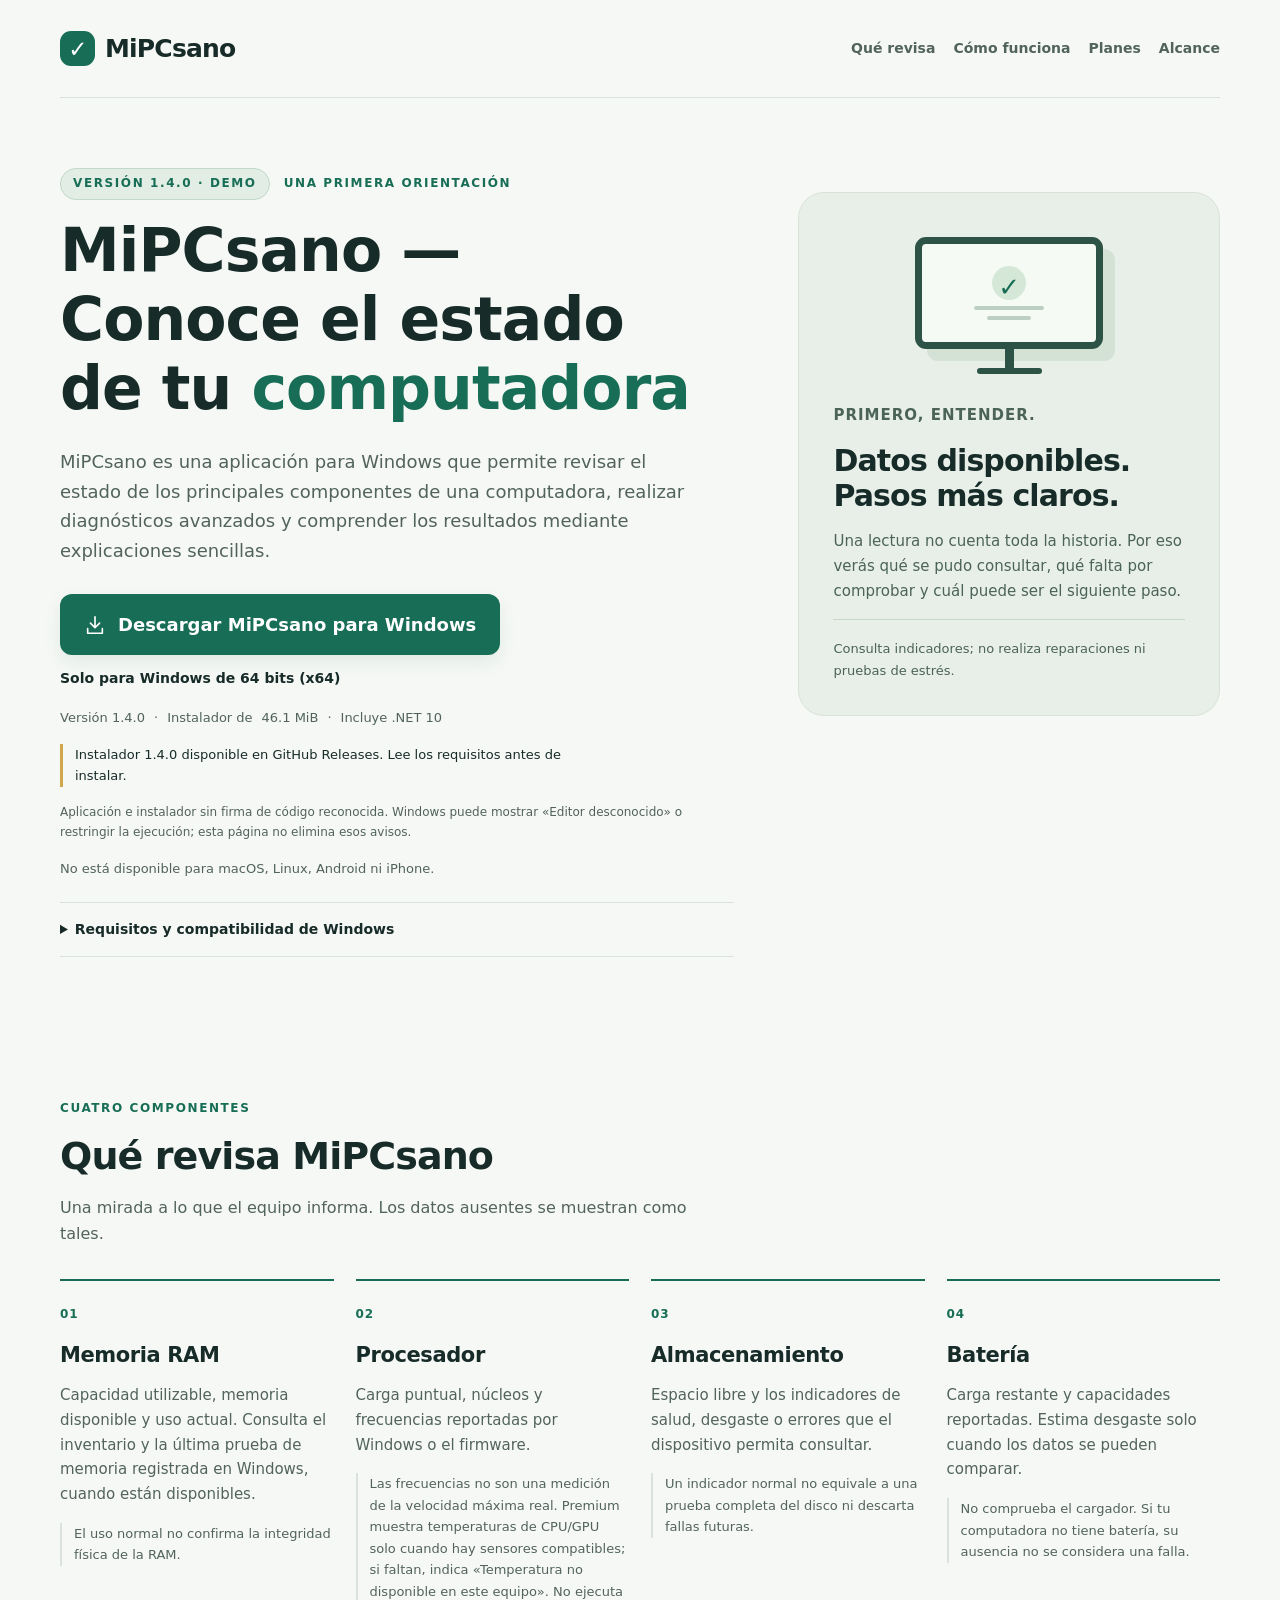
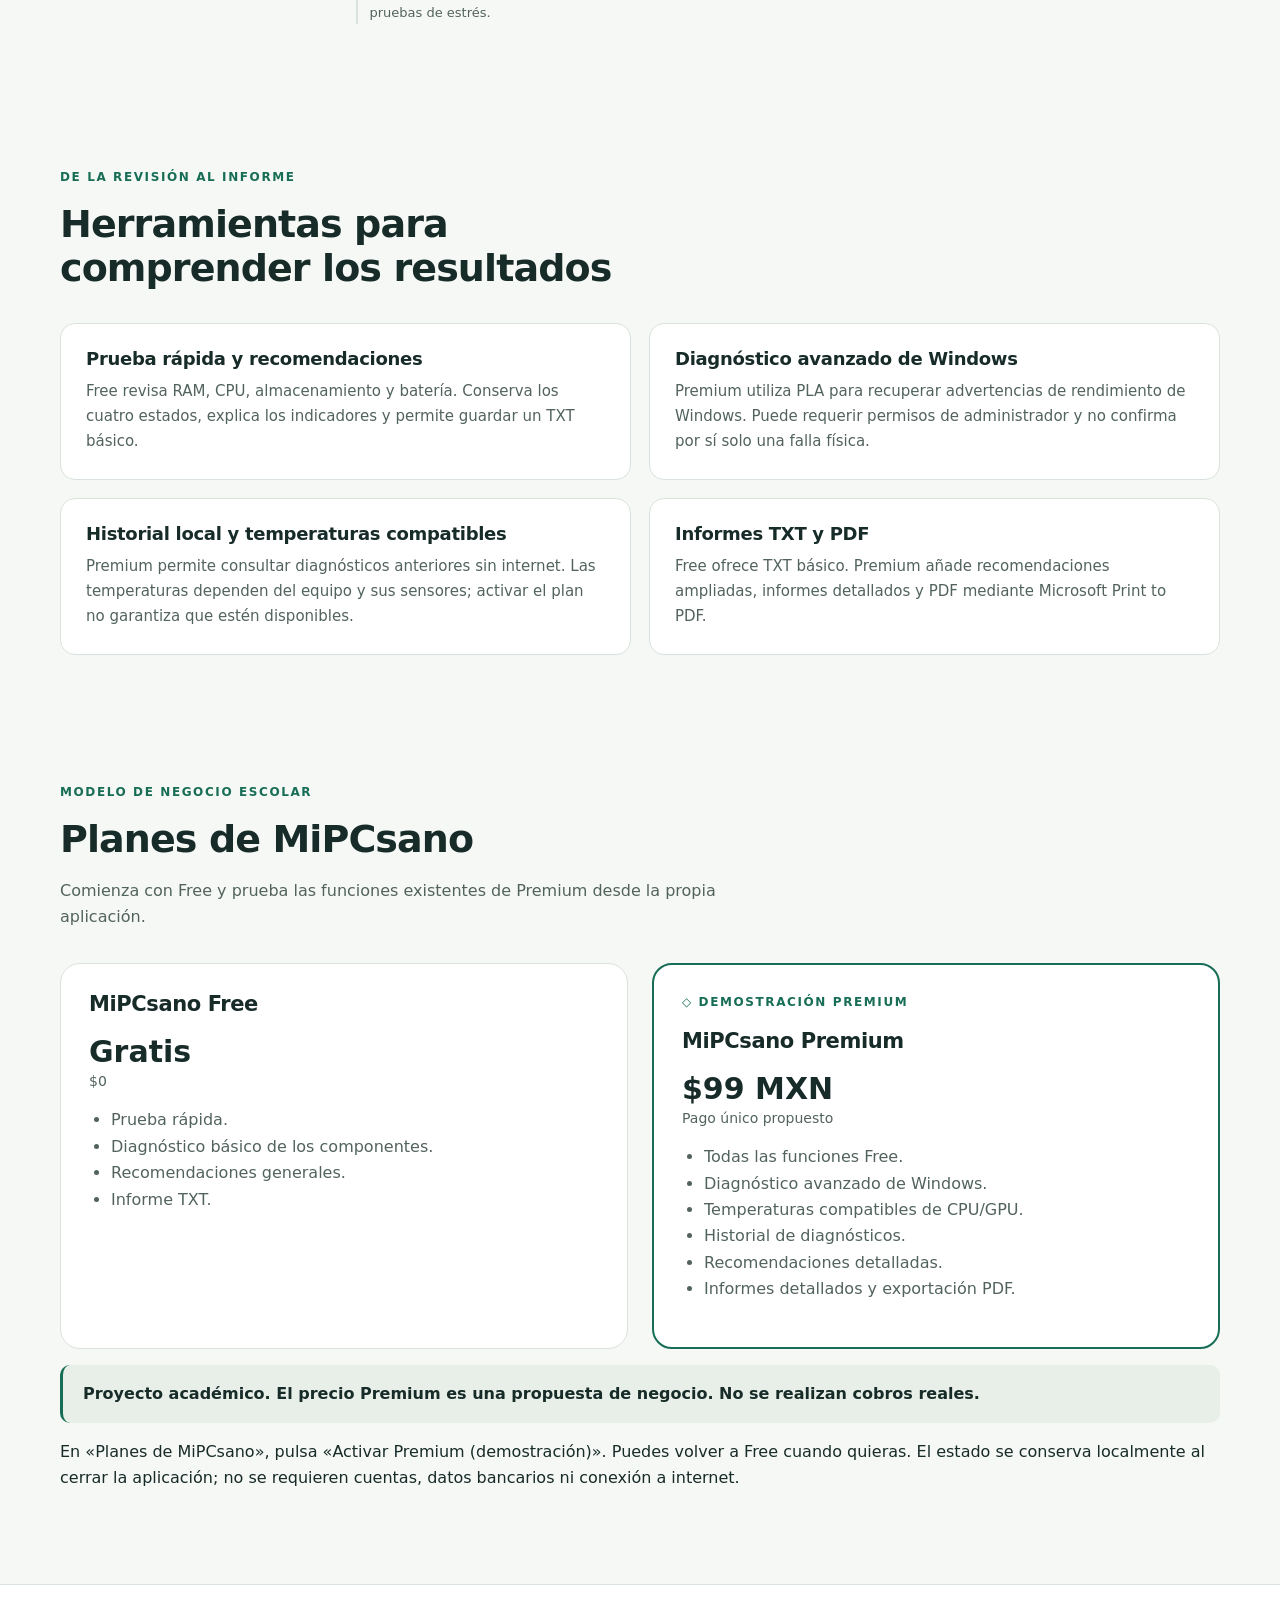
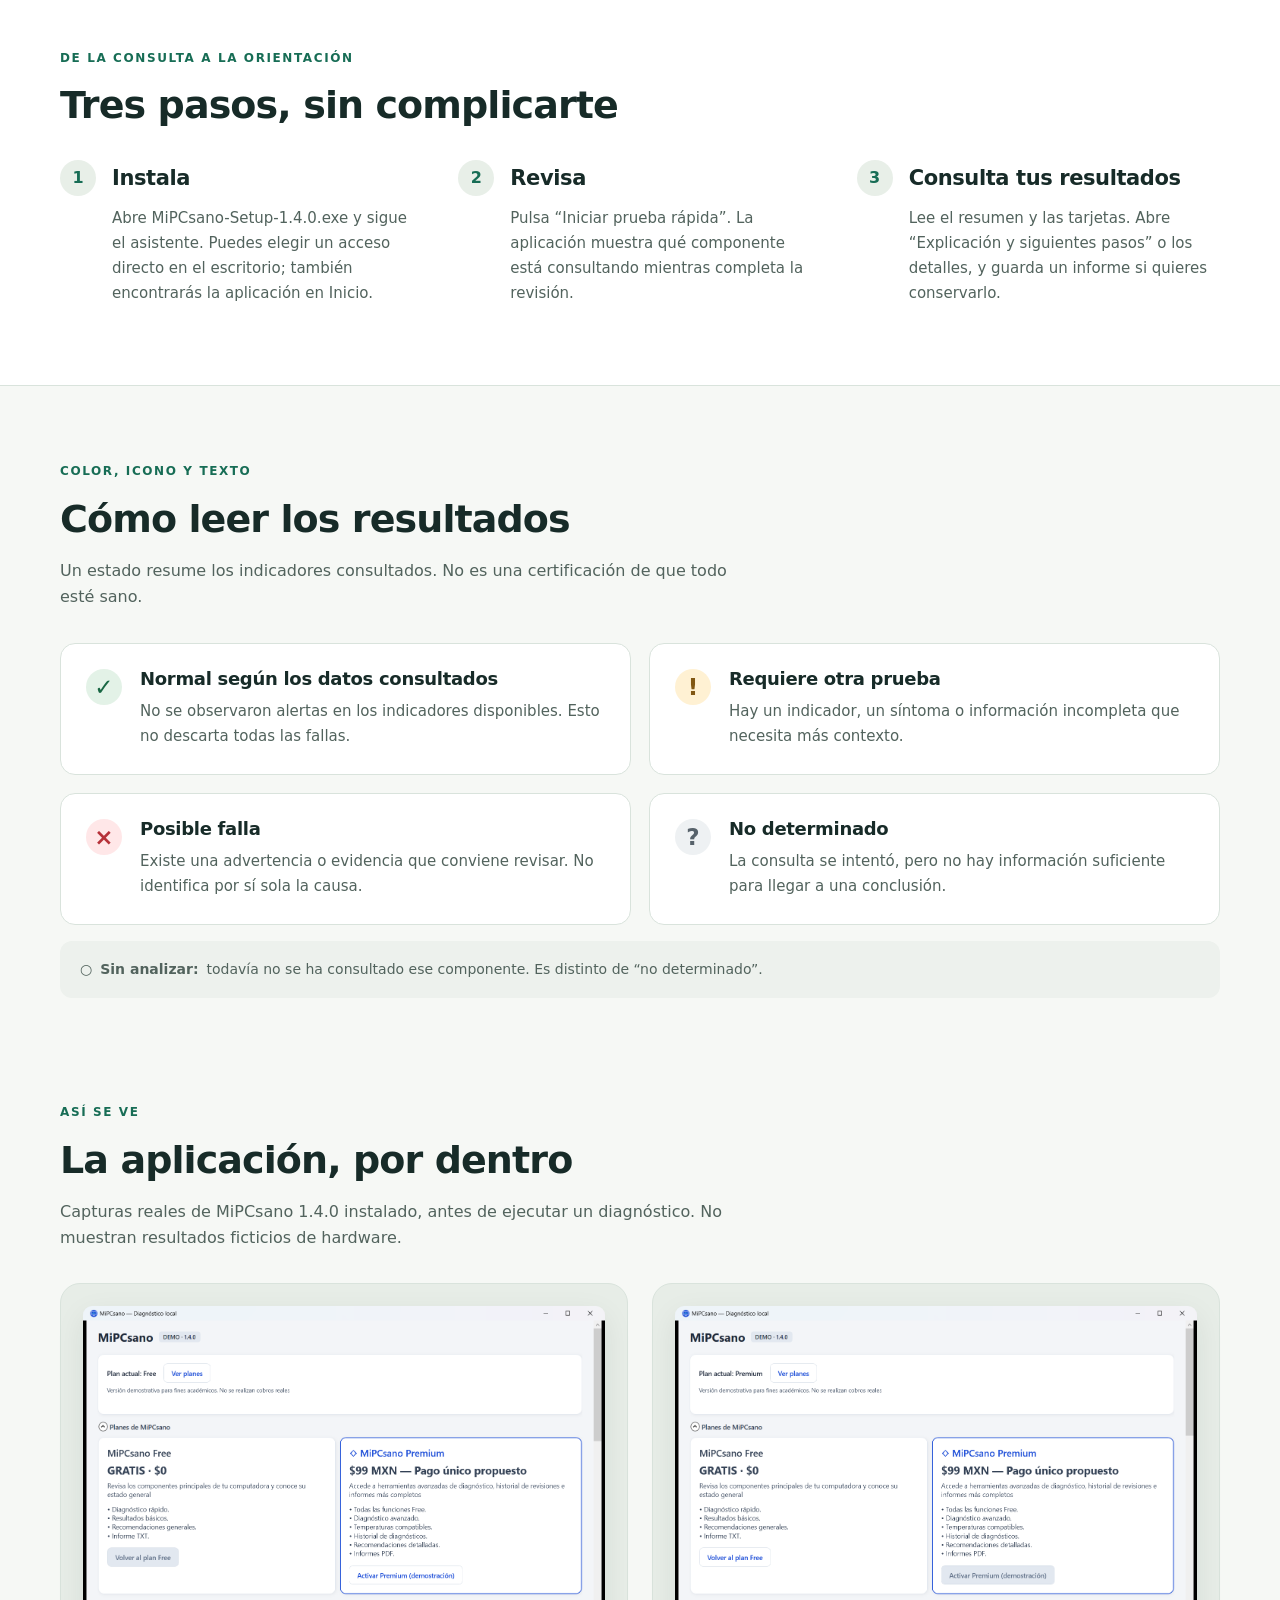
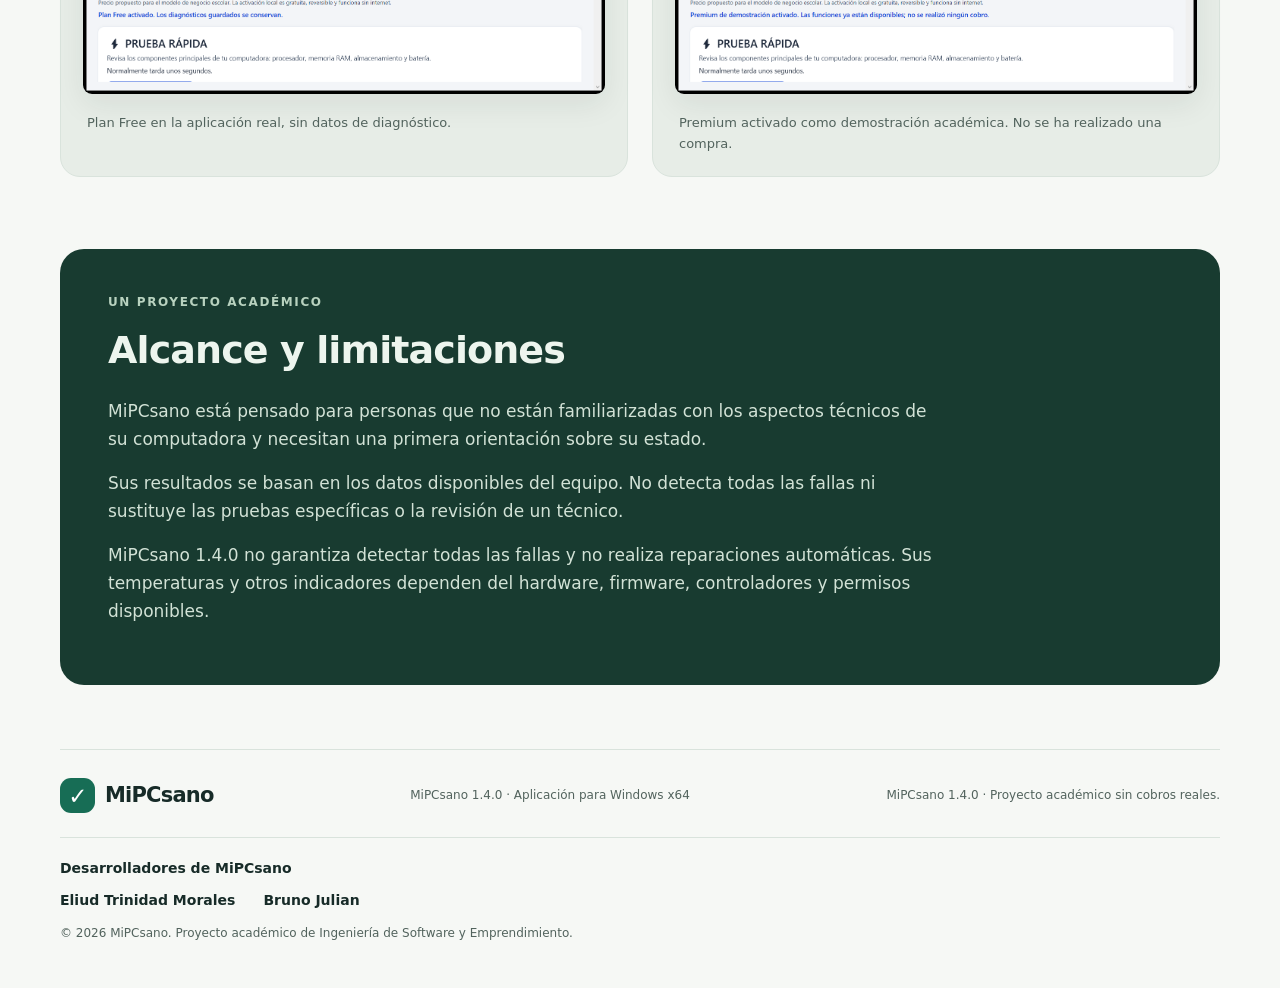
<file: index.html>
<!doctype html>
<html lang="es">
<head>
<meta charset="utf-8">
<meta name="viewport" content="width=device-width, initial-scale=1">
<meta name="description" content="MiPCsano 1.4.0 para Windows x64: prueba rápida, diagnóstico avanzado, historial e informes, con planes Free y Premium de demostración académica.">
<meta name="theme-color" content="#f6f8f5">
<title>MiPCsano — Conoce el estado de tu computadora</title>
<link rel="stylesheet" href="assets/styles.css">
<script src="assets/download-config.js" defer></script>
<script src="assets/page.js" defer></script>
</head>
<body>
<a class="skip-link" href="#contenido">Saltar al contenido</a>
<header class="header shell">
<a class="brand" href="#inicio" aria-label="MiPCsano, inicio"><span class="brand-mark" aria-hidden="true">✓</span>MiPCsano</a>
<nav aria-label="Navegación principal"><a href="#que-revisa">Qué revisa</a><a href="#como-funciona">Cómo funciona</a><a href="#planes">Planes</a><a href="#alcance">Alcance</a></nav>
</header>
<main id="contenido">
<section class="hero shell" id="inicio">
<div class="hero-content">
<p class="eyebrow"><span class="beta">Versión 1.4.0 · DEMO</span><span>Una primera orientación</span></p>
<h1>MiPCsano — Conoce el estado de tu <span>computadora</span></h1>
<p class="intro">MiPCsano es una aplicación para Windows que permite revisar el estado de los principales componentes de una computadora, realizar diagnósticos avanzados y comprender los resultados mediante explicaciones sencillas.</p>
<div class="download-area">
<a class="download-button" id="download-button" href="https://github.com/etrinidaddd/mipcsano/releases/download/v1.4.0/MiPCsano-Setup-1.4.0.exe"><svg viewBox="0 0 24 24" width="22" height="22" aria-hidden="true"><path d="M12 3v12m-5-5 5 5 5-5M4 16v5h16v-5" fill="none" stroke="currentColor" stroke-width="1.8" stroke-linecap="round" stroke-linejoin="round"/></svg>Descargar MiPCsano para Windows</a>
<p class="platform"><strong>Solo para Windows de 64 bits (x64)</strong></p>
</div>
<p class="download-meta">Versión 1.4.0 <span aria-hidden="true">·</span> Instalador de <span id="download-size">46.1 MiB</span> <span aria-hidden="true">·</span> Incluye .NET 10</p>
<p class="availability" id="download-status" role="status">Instalador 1.4.0 disponible en GitHub Releases. Lee los requisitos antes de instalar.</p>
<p class="small">Aplicación e instalador sin firma de código reconocida. Windows puede mostrar «Editor desconocido» o restringir la ejecución; esta página no elimina esos avisos.</p>
<p class="excluded">No está disponible para macOS, Linux, Android ni iPhone.</p>
<details class="requirements" id="requisitos">
<summary>Requisitos y compatibilidad de Windows</summary>
<div>
<p><strong>Windows 11 x64:</strong> 24H2, 25H2 y 26H1; 23H2 únicamente en Enterprise/Education, mientras mantenga soporte.</p>
<p><strong>Windows 10 x64:</strong> solo las ediciones LTSC/Enterprise compatibles con .NET 10 (21H2, 1809 y 1607), según su ciclo de soporte. No se anuncia compatibilidad general con Windows 10 Home/Pro.</p>
<p>Estas versiones corresponden a la plataforma .NET 10. <strong>MiPCsano se ha probado en Windows 11 25H2 x64;</strong> las demás versiones y ediciones requieren validación de MiPCsano 1.4.0.</p>
<p>Necesita PowerShell de Windows y los proveedores de información del sistema disponibles. Algunas lecturas dependen del firmware, los controladores y los permisos. El instalador incluye .NET 10.0.13. No necesitas instalar .NET ni el SDK por separado. La instalación es por usuario; el diagnóstico avanzado puede solicitar UAC de forma independiente.</p>
<a href="https://learn.microsoft.com/en-us/dotnet/core/install/windows#supported-versions" target="_blank" rel="noopener noreferrer">Consultar las versiones admitidas por Microsoft</a>
<p class="small">Compatibilidad de la plataforma consultada el 13 de octubre de 2026.</p>
</div>
</details>
</div>
<aside class="hero-note" aria-label="Lo que puedes esperar">
<div class="note-art" aria-hidden="true"><div class="monitor"><div class="monitor-screen"><span class="pulse">✓</span><span class="screen-line"></span><span class="screen-line short"></span></div><div class="monitor-stand"></div></div></div>
<p class="note-label">Primero, entender.</p>
<h2>Datos disponibles.<br>Pasos más claros.</h2>
<p>Una lectura no cuenta toda la historia. Por eso verás qué se pudo consultar, qué falta por comprobar y cuál puede ser el siguiente paso.</p>
<p class="note-foot">Consulta indicadores; no realiza reparaciones ni pruebas de estrés.</p>
</aside>
</section>

<section class="section shell" id="que-revisa">
<div class="section-heading"><p class="eyebrow">Cuatro componentes</p><h2>Qué revisa MiPCsano</h2><p>Una mirada a lo que el equipo informa. Los datos ausentes se muestran como tales.</p></div>
<div class="component-grid">
<article class="component"><span class="component-number">01</span><h3>Memoria RAM</h3><p>Capacidad utilizable, memoria disponible y uso actual. Consulta el inventario y la última prueba de memoria registrada en Windows, cuando están disponibles.</p><p class="limit">El uso normal no confirma la integridad física de la RAM.</p></article>
<article class="component"><span class="component-number">02</span><h3>Procesador</h3><p>Carga puntual, núcleos y frecuencias reportadas por Windows o el firmware.</p><p class="limit">Las frecuencias no son una medición de la velocidad máxima real. Premium muestra temperaturas de CPU/GPU solo cuando hay sensores compatibles; si faltan, indica «Temperatura no disponible en este equipo». No ejecuta pruebas de estrés.</p></article>
<article class="component"><span class="component-number">03</span><h3>Almacenamiento</h3><p>Espacio libre y los indicadores de salud, desgaste o errores que el dispositivo permita consultar.</p><p class="limit">Un indicador normal no equivale a una prueba completa del disco ni descarta fallas futuras.</p></article>
<article class="component"><span class="component-number">04</span><h3>Batería</h3><p>Carga restante y capacidades reportadas. Estima desgaste solo cuando los datos se pueden comparar.</p><p class="limit">No comprueba el cargador. Si tu computadora no tiene batería, su ausencia no se considera una falla.</p></article>
</div>
</section>

<section class="section shell" id="funciones">
<div class="section-heading"><p class="eyebrow">De la revisión al informe</p><h2>Herramientas para comprender los resultados</h2></div>
<div class="states-grid">
<article class="state"><div><h3>Prueba rápida y recomendaciones</h3><p>Free revisa RAM, CPU, almacenamiento y batería. Conserva los cuatro estados, explica los indicadores y permite guardar un TXT básico.</p></div></article>
<article class="state"><div><h3>Diagnóstico avanzado de Windows</h3><p>Premium utiliza PLA para recuperar advertencias de rendimiento de Windows. Puede requerir permisos de administrador y no confirma por sí solo una falla física.</p></div></article>
<article class="state"><div><h3>Historial local y temperaturas compatibles</h3><p>Premium permite consultar diagnósticos anteriores sin internet. Las temperaturas dependen del equipo y sus sensores; activar el plan no garantiza que estén disponibles.</p></div></article>
<article class="state"><div><h3>Informes TXT y PDF</h3><p>Free ofrece TXT básico. Premium añade recomendaciones ampliadas, informes detallados y PDF mediante Microsoft Print to PDF.</p></div></article>
</div>
</section>
<section class="section shell" id="planes">
<div class="section-heading"><p class="eyebrow">Modelo de negocio escolar</p><h2>Planes de MiPCsano</h2><p>Comienza con Free y prueba las funciones existentes de Premium desde la propia aplicación.</p></div>
<div class="plans-grid">
<article class="plan-card"><h3>MiPCsano Free</h3><p class="plan-price">Gratis <span>$0</span></p><ul><li>Prueba rápida.</li><li>Diagnóstico básico de los componentes.</li><li>Recomendaciones generales.</li><li>Informe TXT.</li></ul></article>
<article class="plan-card plan-premium"><p class="eyebrow">◇ Demostración Premium</p><h3>MiPCsano Premium</h3><p class="plan-price">$99 MXN <span>Pago único propuesto</span></p><ul><li>Todas las funciones Free.</li><li>Diagnóstico avanzado de Windows.</li><li>Temperaturas compatibles de CPU/GPU.</li><li>Historial de diagnósticos.</li><li>Recomendaciones detalladas.</li><li>Informes detallados y exportación PDF.</li></ul></article>
</div>
<p class="academic-notice"><strong>Proyecto académico. El precio Premium es una propuesta de negocio. No se realizan cobros reales.</strong></p>
<p>En «Planes de MiPCsano», pulsa «Activar Premium (demostración)». Puedes volver a Free cuando quieras. El estado se conserva localmente al cerrar la aplicación; no se requieren cuentas, datos bancarios ni conexión a internet.</p>
</section>
<section class="how-section" id="como-funciona"><div class="shell section">
<div class="section-heading"><p class="eyebrow">De la consulta a la orientación</p><h2>Tres pasos, sin complicarte</h2></div>
<ol class="steps">
<li><span class="step-number" aria-hidden="true">1</span><div><h3>Instala</h3><p>Abre MiPCsano-Setup-1.4.0.exe y sigue el asistente. Puedes elegir un acceso directo en el escritorio; también encontrarás la aplicación en Inicio.</p></div></li>
<li><span class="step-number" aria-hidden="true">2</span><div><h3>Revisa</h3><p>Pulsa “Iniciar prueba rápida”. La aplicación muestra qué componente está consultando mientras completa la revisión.</p></div></li>
<li><span class="step-number" aria-hidden="true">3</span><div><h3>Consulta tus resultados</h3><p>Lee el resumen y las tarjetas. Abre “Explicación y siguientes pasos” o los detalles, y guarda un informe si quieres conservarlo.</p></div></li>
</ol></div></section>

<section class="section shell" id="estados">
<div class="section-heading"><p class="eyebrow">Color, icono y texto</p><h2>Cómo leer los resultados</h2><p>Un estado resume los indicadores consultados. No es una certificación de que todo esté sano.</p></div>
<div class="states-grid">
<article class="state"><span class="state-icon normal" aria-hidden="true">✓</span><div><h3>Normal según los datos consultados</h3><p>No se observaron alertas en los indicadores disponibles. Esto no descarta todas las fallas.</p></div></article>
<article class="state"><span class="state-icon caution" aria-hidden="true">!</span><div><h3>Requiere otra prueba</h3><p>Hay un indicador, un síntoma o información incompleta que necesita más contexto.</p></div></article>
<article class="state"><span class="state-icon fault" aria-hidden="true">×</span><div><h3>Posible falla</h3><p>Existe una advertencia o evidencia que conviene revisar. No identifica por sí sola la causa.</p></div></article>
<article class="state"><span class="state-icon unknown" aria-hidden="true">?</span><div><h3>No determinado</h3><p>La consulta se intentó, pero no hay información suficiente para llegar a una conclusión.</p></div></article>
</div>
<p class="unanalysed"><span aria-hidden="true">○</span><strong>Sin analizar:</strong> todavía no se ha consultado ese componente. Es distinto de “no determinado”.</p>
</section>

<section class="section shell screenshot-section" id="aplicacion">
<div class="section-heading"><p class="eyebrow">Así se ve</p><h2>La aplicación, por dentro</h2><p>Capturas reales de MiPCsano 1.4.0 instalado, antes de ejecutar un diagnóstico. No muestran resultados ficticios de hardware.</p></div>
<div class="screenshots-grid">
<figure><a href="assets/mipcsano-1.4.0-free.png" target="_blank" rel="noopener" aria-label="Abrir captura real del plan Free"><img src="assets/mipcsano-1.4.0-free.png" alt="MiPCsano 1.4.0 instalado, con el plan Free y sus funciones Premium identificadas como bloqueadas; sin diagnóstico ejecutado." loading="lazy"></a><figcaption>Plan Free en la aplicación real, sin datos de diagnóstico.</figcaption></figure>
<figure><a href="assets/mipcsano-1.4.0-premium.png" target="_blank" rel="noopener" aria-label="Abrir captura real del plan Premium"><img src="assets/mipcsano-1.4.0-premium.png" alt="MiPCsano 1.4.0 instalado, con Premium de demostración activado y las herramientas existentes habilitadas; sin diagnóstico ejecutado." loading="lazy"></a><figcaption>Premium activado como demostración académica. No se ha realizado una compra.</figcaption></figure>
</div>
</section>
<section class="scope shell" id="alcance">
<p class="eyebrow">Un proyecto académico</p><h2>Alcance y limitaciones</h2>
<p>MiPCsano está pensado para personas que no están familiarizadas con los aspectos técnicos de su computadora y necesitan una primera orientación sobre su estado.</p>
<p>Sus resultados se basan en los datos disponibles del equipo. No detecta todas las fallas ni sustituye las pruebas específicas o la revisión de un técnico.</p>
<p>MiPCsano 1.4.0 no garantiza detectar todas las fallas y no realiza reparaciones automáticas. Sus temperaturas y otros indicadores dependen del hardware, firmware, controladores y permisos disponibles.</p>
</section>
</main>
<footer class="footer shell"><a class="brand" href="#inicio"><span class="brand-mark" aria-hidden="true">✓</span>MiPCsano</a><p>MiPCsano 1.4.0 · Aplicación para Windows x64</p><p id="publication-status">MiPCsano 1.4.0 · Proyecto académico sin cobros reales.</p><div class="developer-credits"><h2>Desarrolladores de MiPCsano</h2><ul><li>Eliud Trinidad Morales</li><li>Bruno Julian</li></ul><p>© 2026 MiPCsano. Proyecto académico de Ingeniería de Software y Emprendimiento.</p></div></footer>
</body>
</html>
</file>
<file: assets/styles.css>
:root{--ink:#172b28;--muted:#52635d;--green:#176d55;--line:#d9e3dc;--paper:#f6f8f5;--white:#fff;font-family:"Segoe UI",system-ui,-apple-system,sans-serif;color:var(--ink);background:var(--paper);font-synthesis:none}
*{box-sizing:border-box}html{scroll-behavior:smooth;scroll-padding-top:24px}body{margin:0;line-height:1.65}a{color:var(--green);text-underline-offset:4px}a:hover{text-decoration-thickness:2px}a:focus-visible,summary:focus-visible{outline:3px solid #ce8521;outline-offset:5px;border-radius:4px}svg{flex-shrink:0}.shell{width:min(1160px,calc(100% - 64px));margin-inline:auto}.skip-link{position:fixed;top:8px;left:8px;transform:translateY(-180%);z-index:10;background:var(--white);padding:12px}.skip-link:focus{transform:none}.header{display:flex;align-items:center;justify-content:space-between;padding-block:28px;gap:24px;border-bottom:1px solid var(--line)}.brand{display:inline-flex;align-items:center;gap:10px;text-decoration:none;font-size:25px;font-weight:750;letter-spacing:-.8px;color:var(--ink);white-space:nowrap}.brand-mark{display:grid;place-items:center;width:35px;height:35px;background:var(--green);border-radius:11px;color:white;font-size:23px}.header nav{display:flex;flex-wrap:wrap;gap:26px}.header nav a{text-decoration:none;color:var(--muted);font-size:14px;font-weight:600}.hero{display:grid;grid-template-columns:minmax(0,1.6fr) minmax(0,1fr);gap:64px;align-items:start;padding-block:70px 78px}.eyebrow{text-transform:uppercase;font-size:12px;letter-spacing:1.6px;font-weight:750;color:var(--green);margin:0 0 16px}.hero .eyebrow{display:flex;align-items:center;gap:14px;flex-wrap:wrap}.beta{background:#e2eee5;border:1px solid #c2d8c8;border-radius:100px;padding:5px 12px;white-space:nowrap}h1,h2,h3{line-height:1.15;margin:0;font-weight:720;letter-spacing:-.9px}h1{font-size:clamp(36px,4.7vw,60px);max-width:720px;text-wrap:balance}h1 span{color:var(--green)}h2{font-size:clamp(28px,3vw,38px);text-wrap:balance}h3{font-size:21px;letter-spacing:-.4px}p{margin:16px 0}.intro{font-size:18px;color:var(--muted);max-width:650px;margin:24px 0 28px}.download-area{display:flex;flex-direction:column;align-items:flex-start;gap:12px}.download-button{display:inline-flex;justify-content:center;align-items:center;gap:12px;background:var(--green);color:white;border-radius:12px;text-decoration:none;font-weight:700;font-size:18px;min-height:58px;padding:16px 24px;box-shadow:0 7px 18px #176d5518}.download-button:hover{background:#12583f}.download-button[aria-disabled=true]{background:#55736a;cursor:not-allowed;box-shadow:none}.platform{font-size:14px;margin:0}.download-meta{font-size:13px;color:var(--muted);display:flex;gap:9px;flex-wrap:wrap}.availability{font-size:13px;border-left:3px solid #d0a74a;padding-left:12px;max-width:520px}.excluded{font-size:13px;color:var(--muted)}.requirements{margin-top:22px;padding:15px 0;border-top:1px solid var(--line);border-bottom:1px solid var(--line);font-size:14px}.requirements summary{cursor:pointer;font-weight:650}.requirements div{padding-top:4px}.requirements p{margin:12px 0}.requirements a{display:inline-block}.small{font-size:12px;color:var(--muted)}.hero-note{background:#e8efe8;border:1px solid #d8e3d7;border-radius:26px;padding:34px;margin-top:24px;position:relative;overflow:hidden}.note-art{height:152px;display:flex;align-items:center;justify-content:center}.monitor{width:188px}.monitor-screen{height:112px;background:#f6faf5;border:7px solid #2d5346;border-radius:11px;box-shadow:12px 12px 0 #d4e1d5;display:flex;align-items:center;justify-content:center;flex-direction:column;gap:6px}.pulse{width:34px;height:34px;border-radius:100%;background:#d5e8d8;display:grid;place-items:center;color:var(--green);font-size:26px}.screen-line{width:70px;height:4px;background:#bdcfc2;border-radius:4px}.screen-line.short{width:44px}.monitor-stand{height:20px;width:9px;background:#2d5346;margin:0 auto;position:relative}.monitor-stand:after{content:"";position:absolute;bottom:-5px;left:-28px;width:65px;height:6px;border-radius:4px;background:#2d5346}.note-label{font-size:12px;color:var(--green);font-weight:750;text-transform:uppercase;letter-spacing:1px;margin-top:24px}.hero-note h2{font-size:30px}.hero-note p{font-size:15px;color:#4b6358}.note-foot{border-top:1px solid #c7d7ca;padding-top:18px;margin-bottom:0;font-size:13px!important}.section{padding-block:64px}.section-heading{max-width:670px;margin-bottom:32px}.section-heading p:not(.eyebrow){color:var(--muted);margin-bottom:0}.component-grid{display:grid;grid-template-columns:repeat(4,minmax(0,1fr));gap:22px}.component{border-top:2px solid var(--green);padding:24px 0 0}.component-number{font-size:12px;color:var(--green);font-weight:700;letter-spacing:1px;display:block;margin-bottom:18px}.component p{font-size:15px;color:var(--muted)}.component .limit{font-size:13px;border-left:2px solid var(--line);padding-left:12px}.how-section{background:#fff;border-block:1px solid var(--line);margin-block:12px}.steps{list-style:none;padding:0;display:grid;grid-template-columns:repeat(3,minmax(0,1fr));gap:35px;counter-reset:steps;margin:0}.steps li{display:flex;gap:16px}.step-number{display:grid;place-items:center;flex:0 0 36px;height:36px;background:#e8efe8;border-radius:100%;color:var(--green);font-weight:750}.steps h3{padding-top:6px}.steps p{font-size:15px;color:var(--muted)}.states-grid{display:grid;grid-template-columns:repeat(2,minmax(0,1fr));gap:18px}.state{display:flex;gap:18px;background:white;border:1px solid var(--line);border-radius:15px;padding:25px}.state h3{font-size:18px;letter-spacing:-.3px}.state p{color:var(--muted);font-size:15px;margin:10px 0 0}.state-icon{width:36px;height:36px;flex-shrink:0;border-radius:100%;display:grid;place-items:center;font-weight:750;font-size:23px}.normal{color:#176642;background:#e3f2e7}.caution{color:#815712;background:#fff1d3}.fault{color:#b63139;background:#ffe7e8}.unknown{color:#57626b;background:#eef1f3}.unanalysed{display:flex;align-items:baseline;gap:8px;flex-wrap:wrap;color:var(--muted);font-size:14px;background:#edf1ed;border-radius:12px;padding:17px 20px}.screenshot-section{padding-top:25px}.screenshot-section figure{margin:0;max-width:100%;background:#e7ede7;border:1px solid var(--line);border-radius:20px;padding:22px}.screenshot-section img{display:block;width:100%;height:auto;border-radius:9px;box-shadow:0 10px 30px #172b2814}.screenshot-section figcaption{margin:18px 4px 0;color:var(--muted);font-size:13px;max-width:850px}.scope{background:#183b30;color:#edf5ee;padding:44px 48px;border-radius:24px;margin-block:8px 64px}.scope .eyebrow{color:#b8d2bf}.scope p:not(.eyebrow){max-width:840px;color:#d2e2d6;font-size:17px}.scope h2{margin-bottom:24px}.footer{display:flex;flex-wrap:wrap;justify-content:space-between;align-items:center;gap:8px 28px;border-top:1px solid var(--line);padding-block:28px 40px}.footer .brand{font-size:21px}.footer p{font-size:12px;color:var(--muted);margin:4px 0}.footer p:last-child{width:100%}
@media(max-width:1000px){.hero{gap:32px}.hero-note{padding:26px}.component-grid{grid-template-columns:repeat(2,minmax(0,1fr));gap:24px 35px}.steps{gap:20px}.steps li{flex-direction:column}.hero-note h2{font-size:27px}}
@media(max-width:720px){.shell{width:calc(100% - 36px)}.header{padding-block:20px;align-items:flex-start;gap:16px;flex-wrap:wrap}.header nav{gap:18px}.hero{grid-template-columns:1fr;padding-block:42px 32px;gap:20px}.hero-note{margin-top:0;display:none}h1{font-size:clamp(35px,8vw,48px)}.intro{font-size:17px}.download-button{width:100%;padding-inline:15px}.download-area{align-items:stretch}.platform{font-size:13px}.download-meta{font-size:12px}.section{padding-block:42px}.component-grid{gap:25px}.states-grid,.steps{grid-template-columns:1fr}.steps{gap:18px}.steps li{flex-direction:row}.state{padding:20px}.screenshot-section{padding-top:14px}.screenshot-section figure{padding:10px;border-radius:13px}.scope{padding:29px 24px;margin-bottom:42px;border-radius:18px}.scope p:not(.eyebrow){font-size:16px}.footer{align-items:flex-start;flex-direction:column}.footer p:last-child{width:auto}}
@media(max-width:420px){.component-grid{grid-template-columns:1fr}.eyebrow{font-size:11px}.hero .eyebrow{gap:9px}.header nav a{font-size:13px}.state h3{font-size:17px}}
@media(prefers-reduced-motion:reduce){html{scroll-behavior:auto}}

.plans-grid,.screenshots-grid{display:grid;grid-template-columns:repeat(2,minmax(0,1fr));gap:24px}.plan-card{background:var(--white);border:1px solid var(--line);border-radius:20px;padding:28px;min-width:0}.plan-premium{border:2px solid var(--green)}.plan-price{font-size:30px;font-weight:750;line-height:1.35}.plan-price span{display:block;font-size:14px;font-weight:500;color:var(--muted)}.plan-card ul{padding-left:22px;color:var(--muted)}.academic-notice{background:#e8efe8;border-left:3px solid var(--green);padding:16px 20px;border-radius:10px}.screenshots-grid figure{min-width:0}.screenshots-grid img{aspect-ratio:auto}.download-button{text-align:center;overflow-wrap:anywhere}.header nav{gap:18px}
@media(max-width:720px){.plans-grid,.screenshots-grid{grid-template-columns:1fr}.plan-card{padding:22px}.plan-price{font-size:27px}}

.developer-credits{width:100%;border-top:1px solid var(--line);margin-top:16px;padding-top:20px}.developer-credits h2{font-size:14px;letter-spacing:0;line-height:1.5;font-weight:650}.developer-credits ul{display:flex;flex-wrap:wrap;gap:8px 28px;list-style:none;margin:10px 0 12px;padding:0}.developer-credits li{font-size:14px;font-weight:600;color:var(--ink)}.developer-credits p{max-width:100%;font-size:12px;color:var(--muted)}@media(max-width:720px){.developer-credits ul{flex-direction:column;gap:6px}}
</file>
